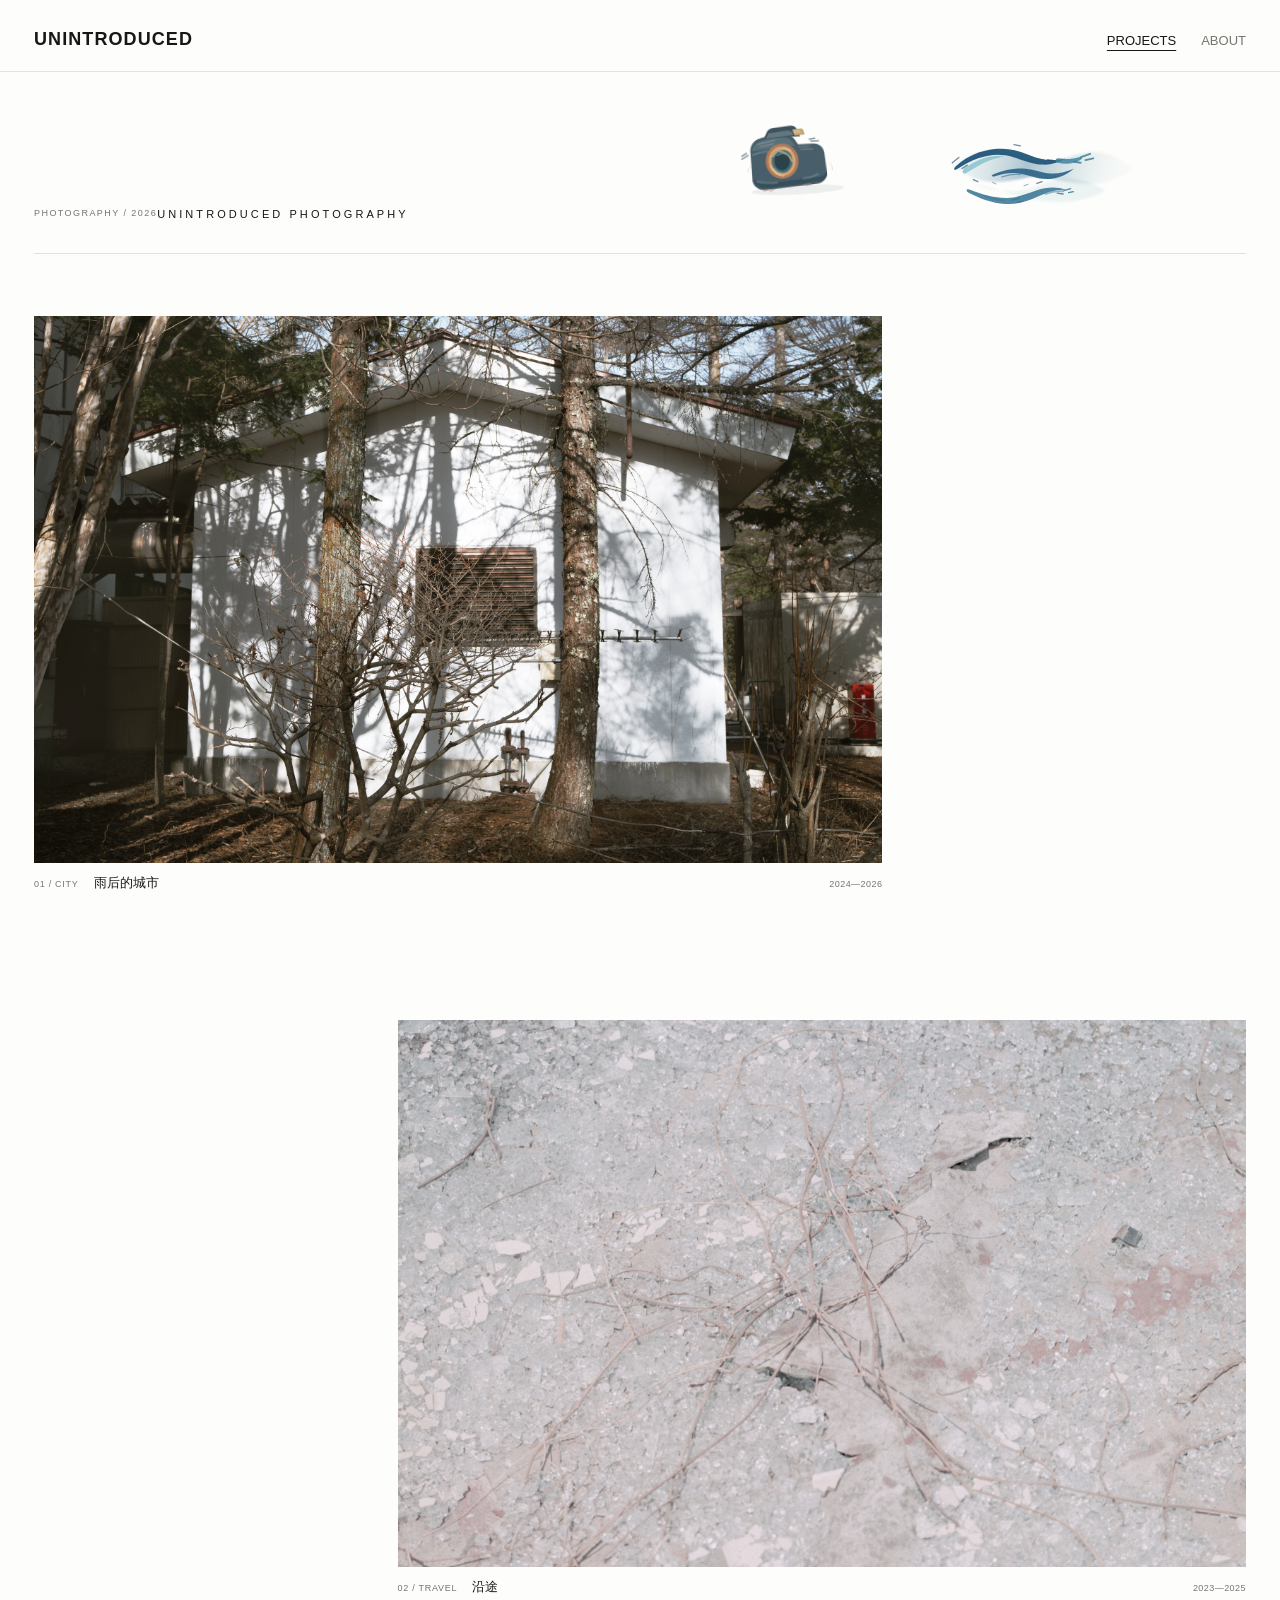
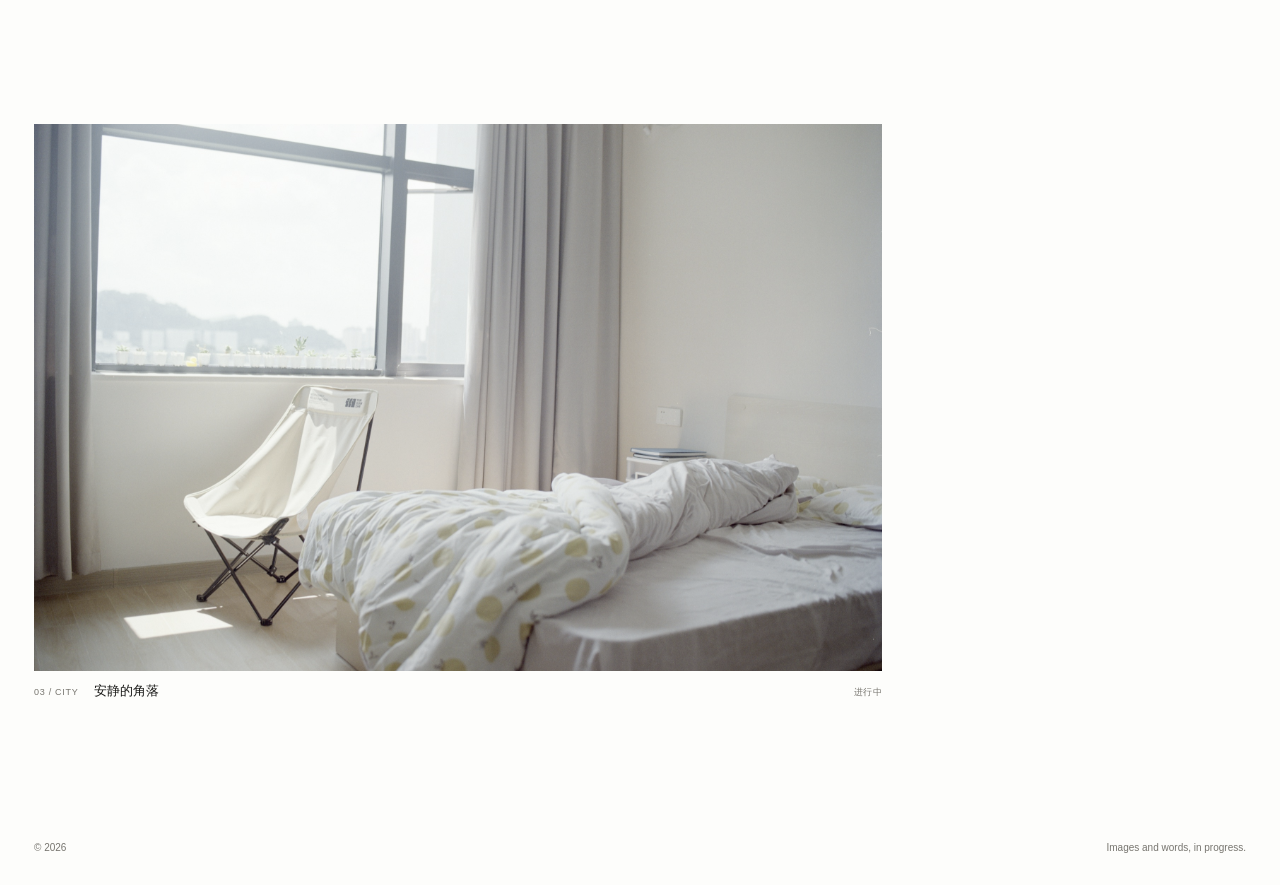
<file: index.html>
<!doctype html>
<html lang="zh-CN">
<head>
  <meta charset="utf-8">
  <meta name="viewport" content="width=device-width, initial-scale=1">
  <meta name="description" content="摄影项目与影像档案。">
  <title>无人介绍 / 摄影也如此</title>
  <link rel="stylesheet" href="css/style.css?v=photos-oil-camera-20261011">
</head>
<body>
  <header class="site-header">
    <a class="wordmark" href="index.html" aria-label="返回首页">UNINTRODUCED</a>
    <nav class="site-nav" aria-label="主导航">
      <a class="active" href="index.html">PROJECTS</a>
      <a href="about.html">ABOUT</a>
    </nav>
  </header>

  <main>
    <section class="intro" aria-labelledby="page-title">
      <div class="home-cloud" aria-hidden="true"><span class="home-cloud-shadow"></span></div>
      <div class="home-camera" aria-hidden="true"></div>
      <p class="eyebrow">PHOTOGRAPHY / 2026</p>
      <h1 id="page-title">UNINTRODUCED PHOTOGRAPHY</h1>
    </section>

    <section class="project-list" aria-label="摄影项目">
      <a class="project-row project-row-left" href="projects/city-after-rain.html">
        <div class="project-image image-city" role="img" aria-label="雨后城市项目主图"></div>
        <div class="project-meta">
          <span class="project-index">01 / CITY</span>
          <h2>雨后的城市</h2>
          <p>2024—2026</p>
        </div>
      </a>

      <a class="project-row project-row-right" href="projects/along-the-way.html">
        <div class="project-image image-road" role="img" aria-label="沿途项目主图"></div>
        <div class="project-meta">
          <span class="project-index">02 / TRAVEL</span>
          <h2>沿途</h2>
          <p>2023—2025</p>
        </div>
      </a>

      <a class="project-row project-row-left" href="projects/quiet-corners.html">
        <div class="project-image image-corners" role="img" aria-label="安静的角落项目主图"></div>
        <div class="project-meta">
          <span class="project-index">03 / CITY</span>
          <h2>安静的角落</h2>
          <p>进行中</p>
        </div>
      </a>
    </section>
  </main>

  <footer class="site-footer">
    <span>© 2026</span>
    <span>Images and words, in progress.</span>
  </footer>
</body>
</html>
</file>
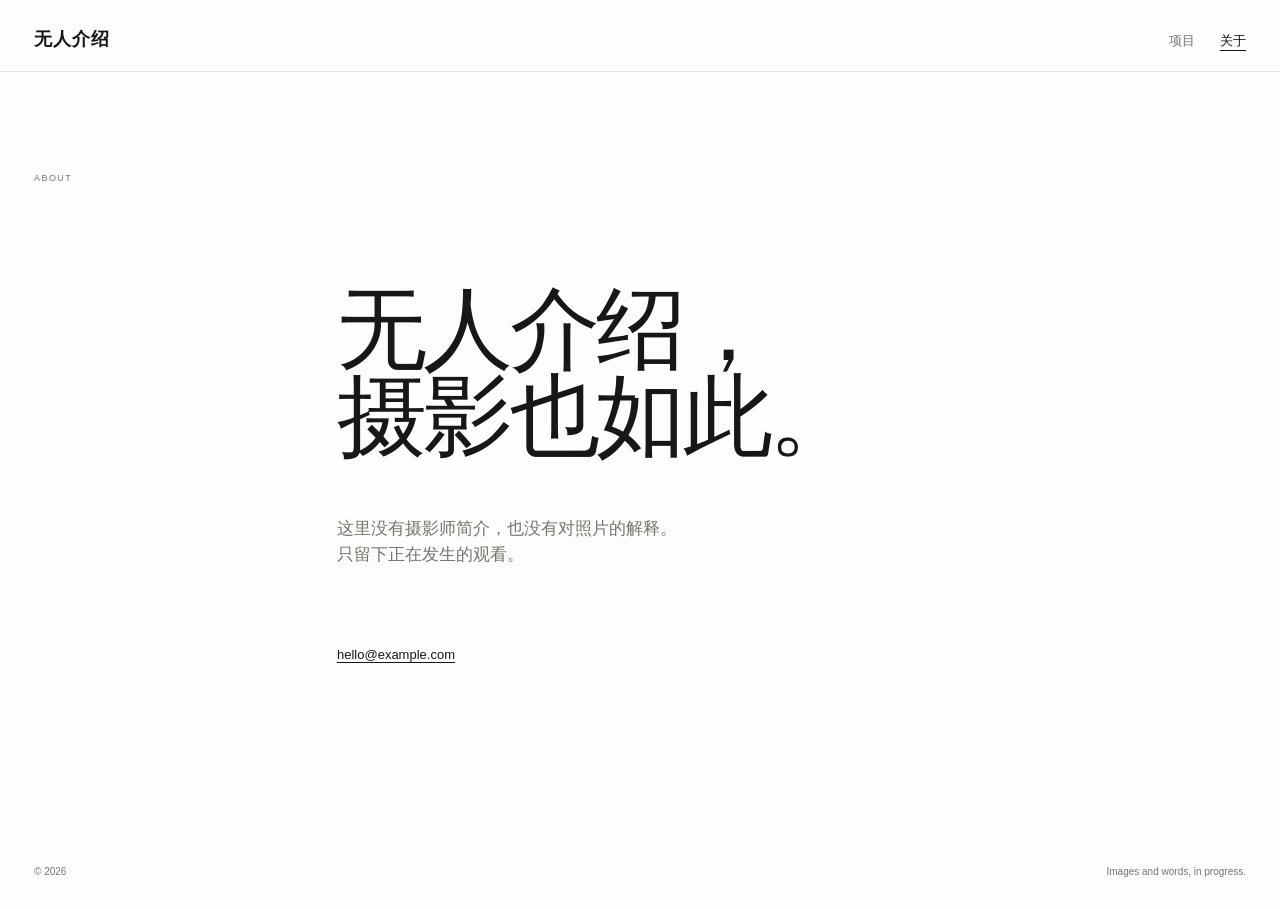
<file: about.html>
<!doctype html>
<html lang="zh-CN">
<head>
  <meta charset="utf-8">
  <meta name="viewport" content="width=device-width, initial-scale=1">
  <meta name="description" content="无人介绍，摄影也如此。">
  <title>关于 / 无人介绍</title>
  <link rel="stylesheet" href="css/style.css?v=photos-20261009">
</head>
<body>
  <header class="site-header">
    <a class="wordmark" href="index.html" aria-label="返回首页">无人介绍</a>
    <nav class="site-nav" aria-label="主导航">
      <a href="index.html">项目</a>
      <a class="active" href="about.html">关于</a>
    </nav>
  </header>

  <main class="about-page">
    <p class="eyebrow">ABOUT</p>
    <div class="about-copy">
      <h1>无人介绍，<br>摄影也如此。</h1>
      <p>这里没有摄影师简介，也没有对照片的解释。只留下正在发生的观看。</p>
      <p class="about-contact"><a href="mailto:hello@example.com">hello@example.com</a></p>
    </div>
  </main>

  <footer class="site-footer">
    <span>© 2026</span>
    <span>Images and words, in progress.</span>
  </footer>
</body>
</html>
</file>
<file: css/style.css>
:root {
  --paper: #fdfdfb;
  --ink: #171715;
  --muted: #77756f;
  --line: #e3e3de;
  --accent: #b24b32;
  --max: 1440px;
}

* { box-sizing: border-box; }
html { scroll-behavior: smooth; }
body {
  margin: 0;
  background: var(--paper);
  color: var(--ink);
  font-family: Arial, Helvetica, sans-serif;
  font-size: 15px;
  line-height: 1.5;
}
a { color: inherit; text-decoration: none; }
button { color: inherit; font: inherit; }

.site-header {
  display: flex;
  align-items: baseline;
  justify-content: space-between;
  max-width: var(--max);
  margin: 0 auto;
  padding: 26px 34px 18px;
  border-bottom: 1px solid var(--line);
}
.wordmark {
  font-size: 18px;
  font-weight: 700;
  letter-spacing: .06em;
}
.site-nav { display: flex; gap: 25px; }
.site-nav a { color: var(--muted); font-size: 13px; }
.site-nav a:hover, .site-nav a.active { color: var(--ink); }
.site-nav a.active { text-decoration: underline; text-underline-offset: 5px; }

main { max-width: var(--max); margin: 0 auto; padding: 0 34px; }
.intro {
  position: relative;
  display: flex;
  align-items: flex-end;
  min-height: 182px;
  padding: 82px 0 34px;
  overflow: hidden;
}
.intro::after { position: absolute; right: 0; bottom: 0; left: 0; height: 1px; background: var(--line); content: ""; }
.eyebrow {
  margin: 0;
  color: var(--muted);
  font-size: 9px;
  letter-spacing: .16em;
  text-transform: uppercase;
}
h1, h2, p { margin-top: 0; }
.intro h1 {
  position: relative;
  z-index: 1;
  margin: 0;
  font-family: Arial, Helvetica, sans-serif;
  font-size: 11px;
  font-weight: 400;
  line-height: 1;
  letter-spacing: .28em;
  text-transform: uppercase;
  white-space: nowrap;
}
.intro-note { display: none; }
.home-cloud {
  position: absolute;
  top: 30px;
  right: 7%;
  width: 252px;
  height: 142px;
  background: url('../images/blue-ink-cloud.svg') center / contain no-repeat;
  opacity: .96;
  animation: cloud-drift 22s ease-in-out infinite alternate;
}
.home-camera {
  position: absolute;
  top: 34px;
  right: 31%;
  width: 150px;
  height: 106px;
  background: url('../images/oil-paint-camera.svg') center / contain no-repeat;
  opacity: .9;
  transform: rotate(-3deg);
}
.home-cloud-shadow { display: none; }
@keyframes cloud-drift { from { transform: translateX(-10px) rotate(-1deg); } to { transform: translateX(18px) rotate(1deg); } }

.project-list { padding-top: 62px; }
.project-row {
  display: block;
  width: 70%;
  margin: 0 0 128px;
  padding: 0;
  border: 0;
  transition: transform .35s ease;
}
.project-row-left { margin-left: 0; }
.project-row-right { margin-left: 30%; }
.project-row:hover { padding: 0; transform: translateY(-5px); }
.project-image {
  width: 100%;
  aspect-ratio: 1.55 / 1;
  min-height: 0;
  background-color: #c6c2b8;
  background-size: cover;
  background-position: center;
  filter: saturate(.75);
  transition: filter .35s ease;
}
.project-row:hover .project-image { filter: saturate(1); transform: none; }
.image-city { background-image: url('../images/city-after-rain/01.jpg'); }
.image-road { background-image: url('../images/along-the-way/web/01.jpg'); }
.image-corners { background-image: url('../images/quiet-corners/web/01.jpg'); }
.project-meta { display: grid; grid-template-columns: auto 1fr auto; gap: 15px; align-items: baseline; padding-top: 12px; }
.project-index { display: block; margin: 0; color: var(--muted); font-size: 9px; letter-spacing: .08em; text-transform: uppercase; }
.project-meta h2 { margin: 0; font-family: Arial, Helvetica, sans-serif; font-size: 13px; font-weight: 400; line-height: 1.2; }
.project-meta p, .project-year { margin: 0; color: var(--muted); font-size: 9px; letter-spacing: .05em; }
.project-arrow { display: none; }
.site-footer { display: flex; justify-content: space-between; max-width: var(--max); margin: 0 auto; padding: 12px 34px 30px; color: var(--muted); font-size: 10px; }

.about-page { min-height: calc(100vh - 120px); padding-top: 100px; }
.about-copy { max-width: 720px; margin: 100px 0 180px 25%; }
.about-copy h1 { margin-bottom: 55px; font-family: Georgia, serif; font-size: clamp(46px, 7vw, 100px); font-weight: 400; line-height: .98; letter-spacing: -.04em; }
.about-copy p { max-width: 340px; color: var(--muted); font-size: 17px; }
.about-copy .about-contact { margin-top: 78px; font-size: 13px; }
.about-contact a { color: var(--ink); border-bottom: 1px solid var(--ink); }

.project-page { padding-top: 24px; }
.project-heading { display: none; }
.back-link { align-self: start; color: var(--muted); font-size: 12px; }
.back-link:hover { color: var(--ink); }
.project-heading h1 { margin: 12px 0 12px; font-family: Georgia, serif; font-size: clamp(42px, 6vw, 88px); font-weight: 400; line-height: .95; letter-spacing: -.04em; }
.project-description { max-width: 330px; margin: 0; color: var(--muted); }
.project-year { text-align: right; }

/* Project pages now use a quiet white gallery wall. */
.wall-stage {
  position: relative;
  left: 50%;
  width: 100vw;
  min-height: calc(100vh - 78px);
  margin-left: -50vw;
  overflow: hidden;
  isolation: isolate;
  background: linear-gradient(180deg, #fdfdfb 0%, #f8f8f4 100%);
  color: var(--ink);
}
.wall-stage::before {
  position: absolute;
  inset: 0;
  z-index: -1;
  background: radial-gradient(ellipse at 50% 18%, rgba(255, 255, 255, .86), transparent 54%);
  content: "";
  pointer-events: none;
}
.wall-topbar {
  display: flex;
  align-items: center;
  justify-content: space-between;
  padding: 18px 34px 0;
  color: #77756f;
  font-size: 10px;
  letter-spacing: .08em;
  text-transform: uppercase;
}
.wall-topbar .project-year { color: #77756f; }
.wall-controls { display: flex; gap: 5px; }
.wall-control {
  width: 32px;
  height: 32px;
  border: 1px solid #d5d5cf;
  background: rgba(255, 255, 255, .58);
  color: #44433f;
  cursor: pointer;
  font-size: 16px;
  line-height: 1;
}
.wall-control:hover, .wall-control:focus-visible { border-color: #77756f; outline: none; }

.gallery {
  position: relative;
  display: flex;
  align-items: center;
  justify-content: center;
  min-height: 520px;
  margin: 0;
  padding: 34px 0 54px;
  perspective: 1300px;
  touch-action: pan-y;
}
.gallery-image {
  position: absolute;
  left: 50%;
  top: 50%;
  width: min(33vw, 430px);
  height: min(42vw, 505px);
  padding: 0;
  border: 1px solid #24221f;
  border-radius: 1px;
  background: #24221f;
  cursor: pointer;
  opacity: 1;
  transform: translate(-50%, -50%) scale(calc(var(--piece-scale, 1) * 1));
  transition: transform .72s cubic-bezier(.2, .8, .2, 1), opacity .45s ease, filter .45s ease, box-shadow .72s ease;
  filter: saturate(.76) brightness(.92);
  box-shadow: 0 1px 0 rgba(255, 255, 255, .85), 0 18px 36px rgba(31, 29, 25, .16);
}
.frame-art {
  position: absolute;
  inset: 18px;
  display: flex;
  align-items: center;
  justify-content: center;
  background-color: #eee8dc;
  box-shadow: inset 0 0 0 1px rgba(111, 96, 76, .24), inset 0 0 14px rgba(84, 70, 54, .16), 0 1px 1px rgba(255, 255, 255, .24);
}
.frame-art img {
  display: block;
  width: auto;
  height: auto;
  max-width: var(--art-max-width, 100%);
  max-height: var(--art-max-height, 100%);
  object-fit: contain;
  object-position: center;
}
.frame-art::after {
  position: absolute;
  inset: 0;
  border: 1px solid rgba(112, 98, 77, .28);
  content: "";
  pointer-events: none;
}
.gallery-image::before {
  position: absolute;
  z-index: -1;
  top: -78px;
  right: 4%;
  left: 4%;
  height: 150px;
  background: radial-gradient(ellipse, rgba(255, 236, 183, .42) 0%, rgba(255, 224, 159, .16) 36%, transparent 72%);
  content: "";
  opacity: .36;
  pointer-events: none;
  transform: perspective(300px) rotateX(55deg);
  filter: blur(15px);
}
.gallery-image.is-current {
  z-index: 3;
  cursor: zoom-in;
  transform: translate(-50%, -50%) scale(var(--piece-scale, 1));
  filter: saturate(.92) brightness(1);
  box-shadow: 0 0 0 1px rgba(112, 98, 77, .18), 0 15px 28px rgba(31, 29, 25, .18);
}
.gallery-image.is-current::before { opacity: .2; }
.gallery-image.is-prev, .gallery-image.is-next {
  z-index: 2;
  width: min(25vw, 330px);
  height: min(35vw, 420px);
  filter: saturate(.56) brightness(.88);
}
.gallery-image.is-prev { transform: translate(calc(-50% - min(38vw, 520px)), -50%) rotateY(11deg) scale(calc(var(--piece-scale, 1) * .92)); }
.gallery-image.is-next { transform: translate(calc(-50% + min(38vw, 520px)), -50%) rotateY(-11deg) scale(calc(var(--piece-scale, 1) * .92)); }
.gallery-image.is-hidden { z-index: 1; opacity: 0; pointer-events: none; transform: translate(-50%, -50%) scale(.72); }
/* Legacy per-photo classes are retained only for custom manifests. */
.wall-caption { position: absolute; bottom: 24px; left: 50%; color: #aaa79e; font-size: 11px; letter-spacing: .1em; text-transform: uppercase; transform: translateX(-50%); }

.lightbox { position: fixed; inset: 0; z-index: 10; display: grid; grid-template-columns: 70px minmax(0, 1fr) 70px; grid-template-rows: minmax(0, 1fr) auto; align-items: center; padding: 24px; background: rgba(8, 8, 7, .97); }
.lightbox[hidden] { display: none; }
.lightbox img { grid-column: 2; grid-row: 1; justify-self: center; max-width: 100%; max-height: calc(100vh - 90px); object-fit: contain; }
.lightbox button { border: 0; background: transparent; cursor: pointer; }
.lightbox-close { position: absolute; top: 18px; right: 23px; color: white; font-size: 32px; line-height: 1; }
.lightbox-prev, .lightbox-next { z-index: 1; color: white; font-size: 26px; }
.lightbox-prev { grid-column: 1; grid-row: 1; }
.lightbox-next { grid-column: 3; grid-row: 1; }
.lightbox-caption { grid-column: 2; grid-row: 2; justify-self: center; margin: 8px 0 0; color: #c7c5bd; font-size: 11px; letter-spacing: .08em; }
body.modal-open { overflow: hidden; }

@media (max-width: 720px) {
  .site-header { padding: 20px 18px 15px; }
  main { padding: 0 18px; }
  .site-footer { padding: 35px 18px 24px; }
  .intro { display: block; min-height: 132px; padding: 54px 0 25px; }
  .intro .eyebrow { margin-bottom: 18px; }
  .intro h1 { font-size: 9px; letter-spacing: .18em; white-space: normal; }
  .home-camera { top: 27px; right: 37%; width: 86px; height: 62px; }
  .home-cloud { top: 22px; right: 4%; width: 152px; height: 92px; }
  .project-list { padding-top: 34px; }
  .project-row, .project-row-left, .project-row-right { width: 100%; margin: 0 0 72px; }
  .project-row-right { margin-left: 0; }
  .project-image { aspect-ratio: 1.2 / 1; }
  .project-meta { grid-template-columns: auto 1fr auto; gap: 10px; padding-top: 10px; }
  .project-meta h2 { font-size: 12px; }
  .project-meta p { font-size: 8px; }
  .project-index { font-size: 8px; }
  .about-page { padding-top: 63px; }
  .about-copy { margin: 100px 0 120px; }
  .about-copy h1 { margin-bottom: 45px; font-size: 55px; }
  .project-page { padding-top: 12px; }
  .project-heading { display: none; }
  .wall-stage { min-height: calc(100vh - 62px); }
  .wall-topbar { padding: 12px 18px 0; }
  .gallery { min-height: 510px; padding: 38px 0 58px; }
  .gallery-image {
    width: min(68vw, 330px);
    height: min(92vw, 430px);
    border-width: 1px;
  }
  .frame-art { inset: 12px; }
  .gallery-image.is-prev, .gallery-image.is-next {
    width: min(40vw, 190px);
    height: min(56vw, 260px);
  }
  .gallery-image.is-prev { transform: translate(calc(-50% - 38vw), -50%) rotateY(12deg) scale(calc(var(--piece-scale, 1) * .86)); }
  .gallery-image.is-next { transform: translate(calc(-50% + 38vw), -50%) rotateY(-12deg) scale(calc(var(--piece-scale, 1) * .86)); }
  .wall-caption { right: 18px; bottom: 18px; left: 18px; text-align: center; transform: none; }
  .lightbox { grid-template-columns: 42px minmax(0, 1fr) 42px; padding: 14px; }
  .lightbox-close { top: 15px; right: 17px; }
  .lightbox img { max-height: calc(100vh - 70px); }
}

@media (prefers-reduced-motion: reduce) {
  *, *::before, *::after { scroll-behavior: auto !important; transition: none !important; animation: none !important; }
}
</file>
